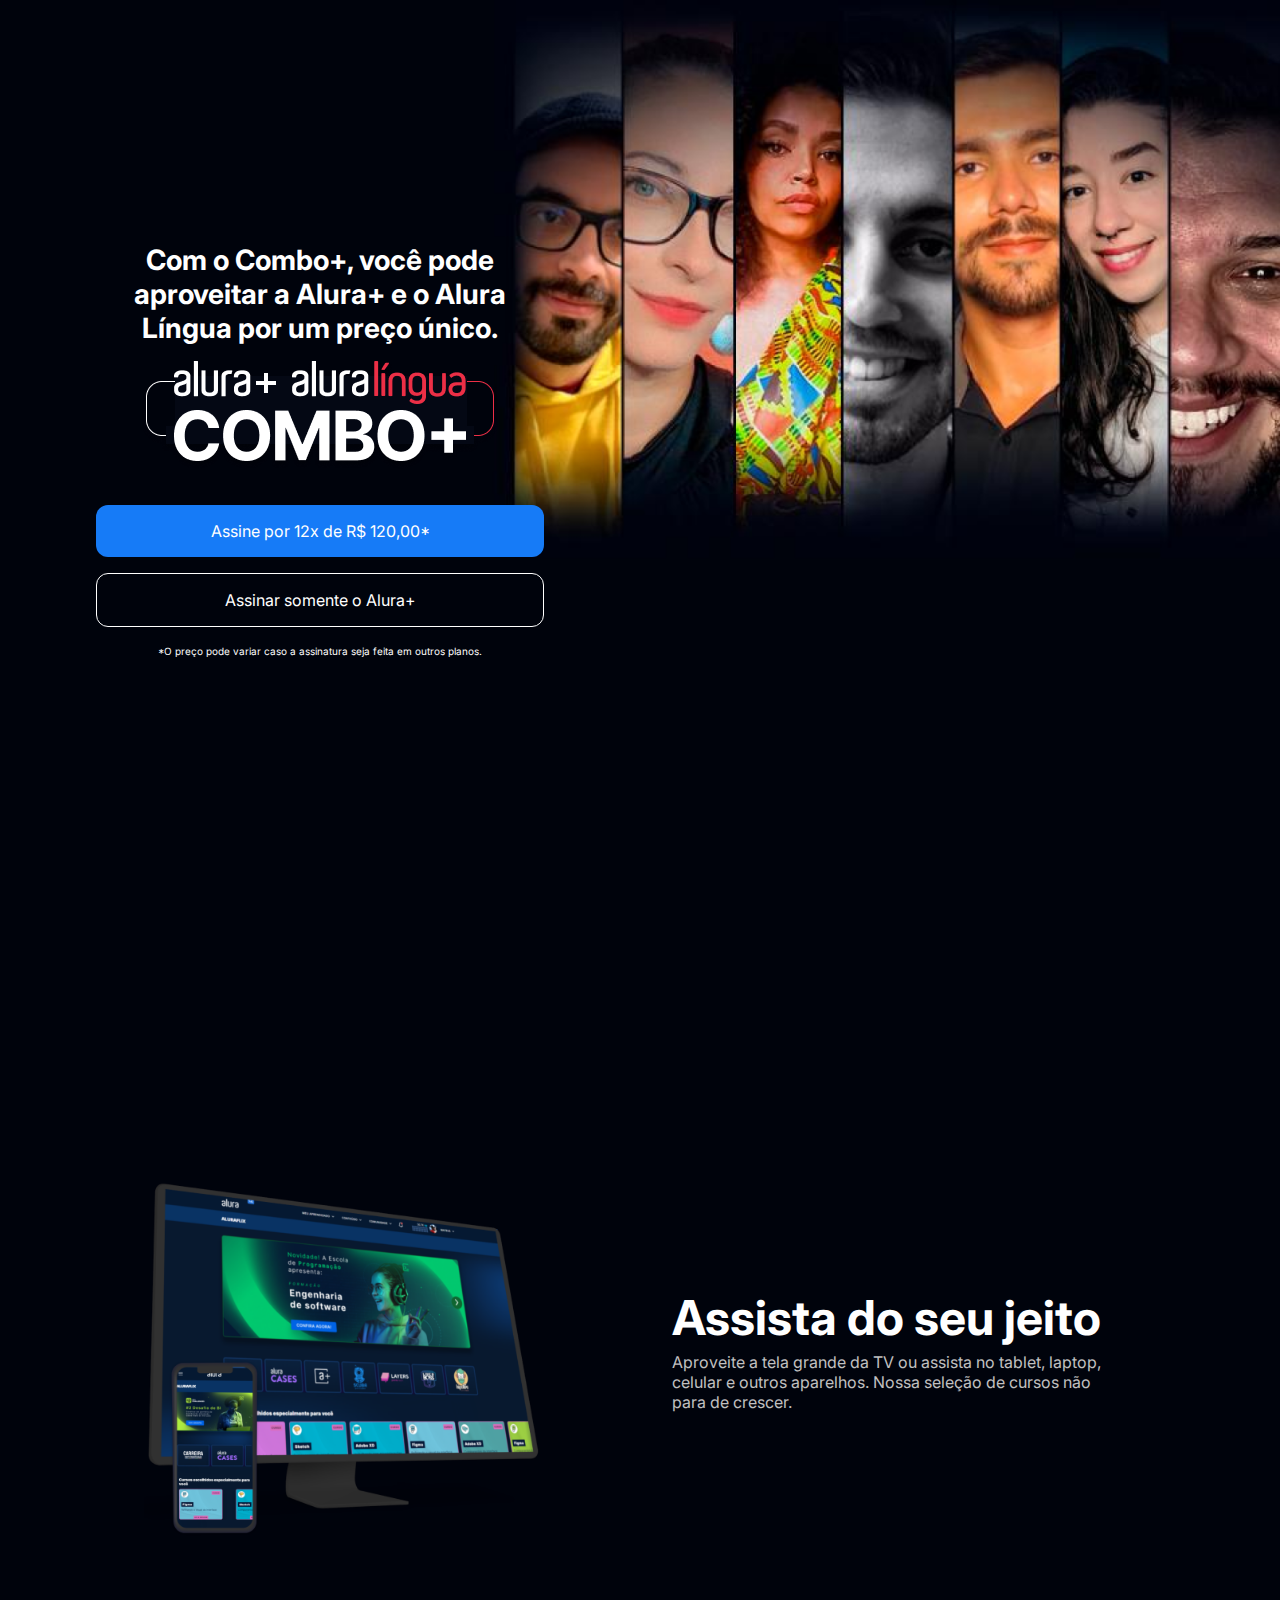
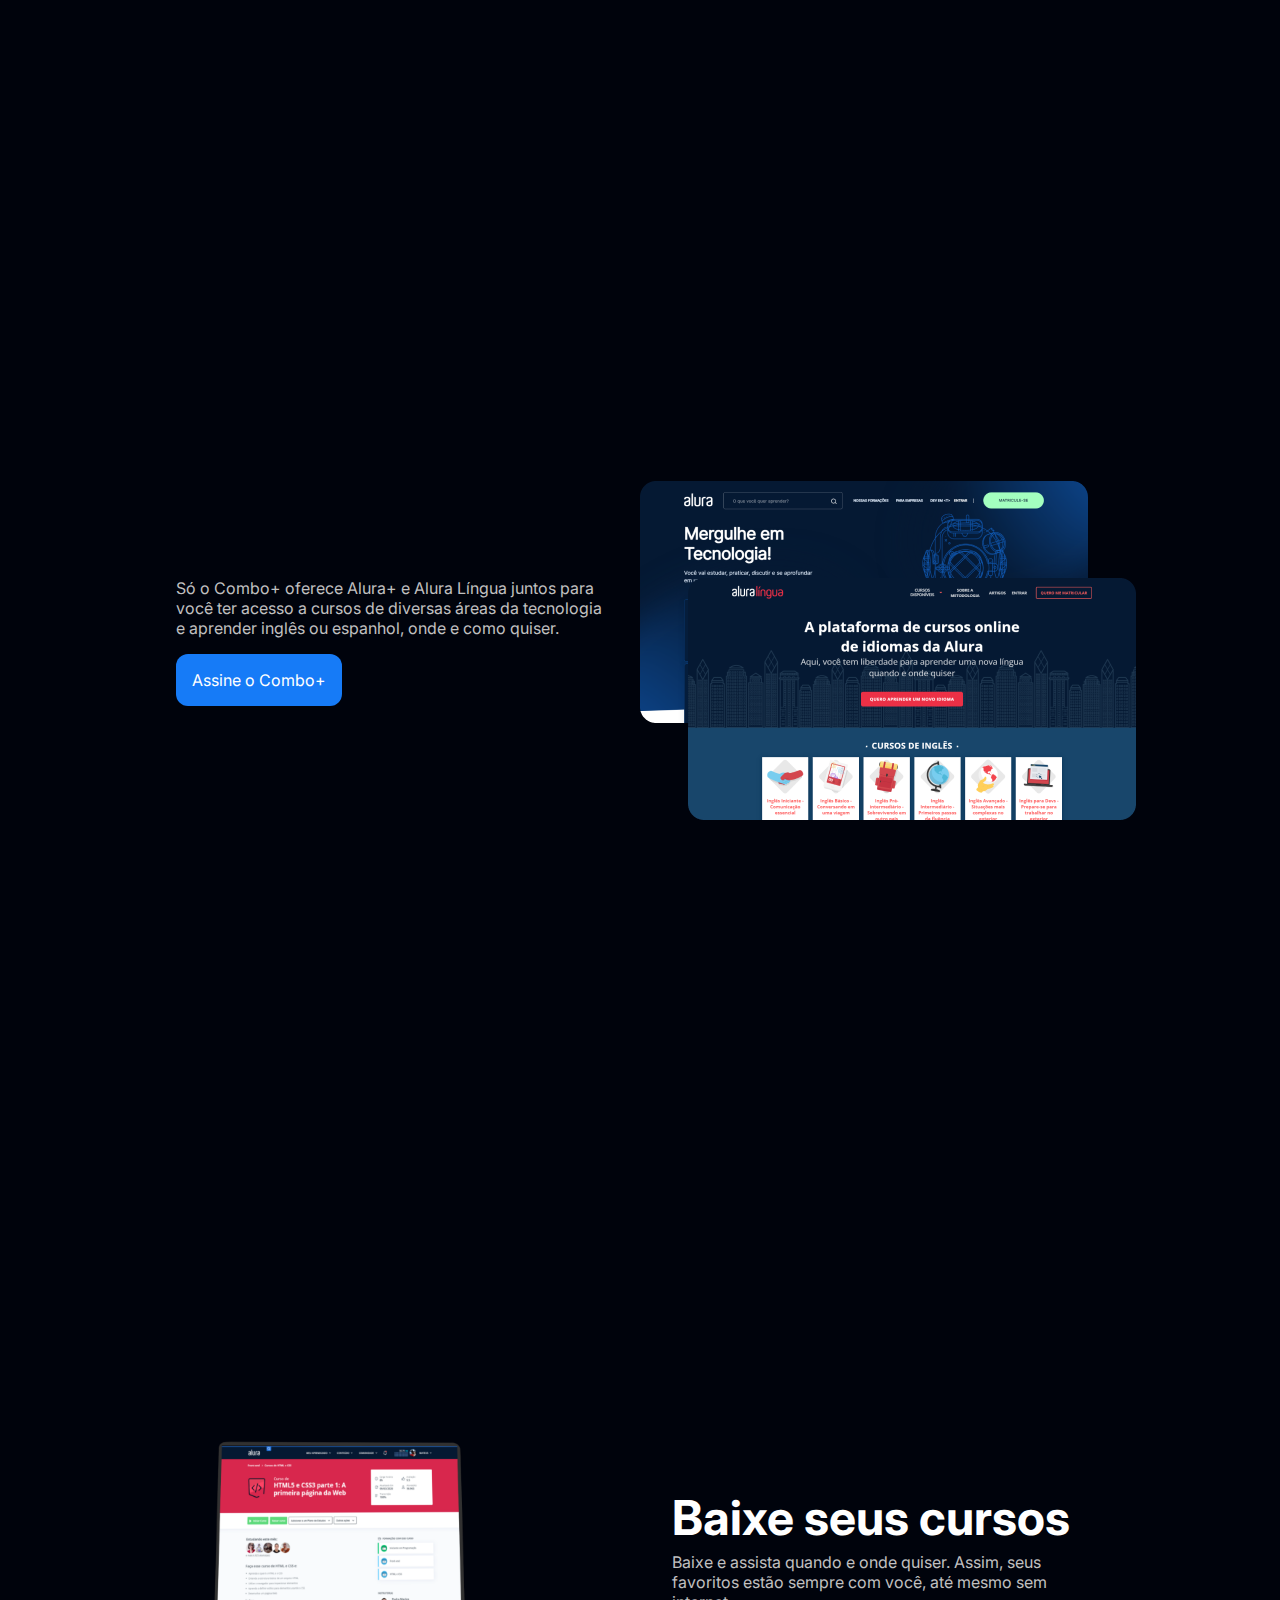
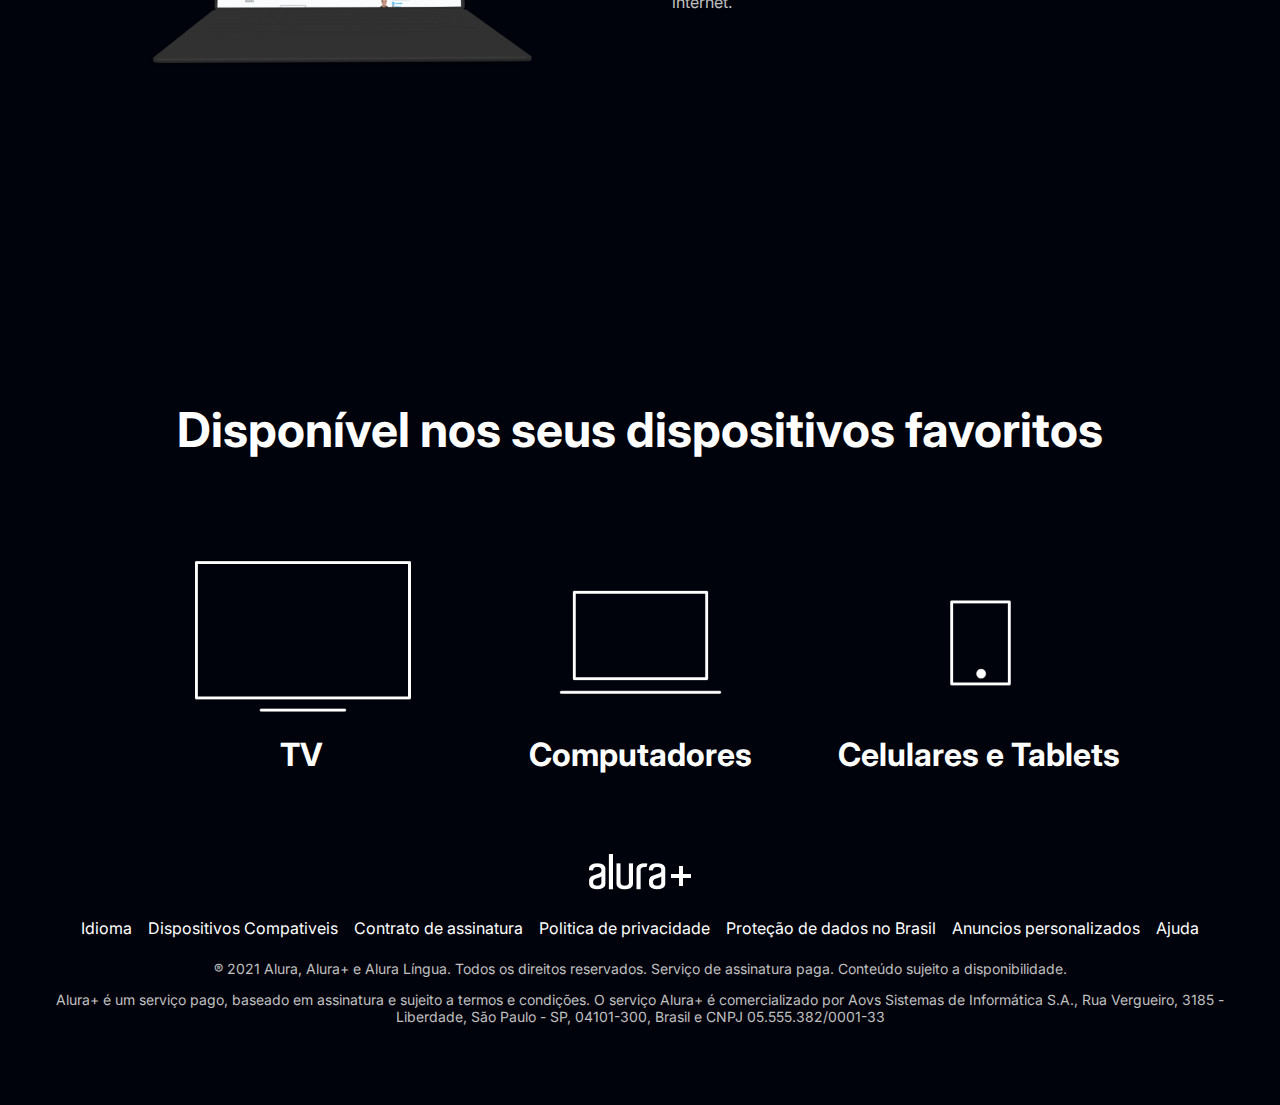
<file: index.html>
<!DOCTYPE html>
<html lang="pt-br">
<head>
    <meta charset="UTF-8">
    <meta http-equiv="X-UA-Compatible" content="IE=edge">
    <link rel="stylesheet" href="style.css">
    <meta name="viewport" content="width=device-width, initial-scale=1.0">
    <link rel="preconnect" href="https://fonts.googleapis.com">
    <link rel="preconnect" href="https://fonts.gstatic.com" crossorigin>
    <link href="https://fonts.googleapis.com/css2?family=Inter:wght@400;700&display=swap" rel="stylesheet">
    <title>Alura plus</title>
</head>
<body>
    <section class="container principal">
        <div class="container__caixa">
            <h1 class="container__titulo">Com o Combo+, você pode aproveitar a Alura+ e o Alura Língua por um preço único.</h1>
            <img class="container__imagem" src="img/Combo.png" alt="Combo Alura Plus, a junção do Alura+ e o Alura Lingua">
            <a href="www.alura.com.br" class="container__botao">Assine por 12x de R$ 120,00*</a>
            <a href="www.alura.com.br" class="container__botao botao__secundario">Assinar somente o Alura+</a>
            <p class="container__aviso"><small>*O preço pode variar caso a assinatura seja feita em outros planos.</small></p>
        </div>
    </section>
  
    <section class="container secundario">
        <img src="img/Plataformas.png" alt="O Alura Plus funcionando no pc e no celular" class="secundario__imagem">
        <div class="container__descricao">
            <h2 class="descricao__titulo">Assista do seu jeito</h2>
            <p class="descricao__texto">Aproveite a tela grande da TV ou assista no tablet, laptop, celular e outros aparelhos. Nossa seleção de cursos não para de crescer.</p>
        </div>
    </section>

    <section class="container secundario">
        <div class="container__descricao">
            <p class="descricao__texto">Só o Combo+ oferece Alura+ e Alura Língua juntos para você ter acesso a cursos de diversas áreas da tecnologia e aprender inglês ou espanhol, onde e como quiser.</p>
            <a href="www.alura.com.br" class="container__botao secundario__botao">Assine o Combo+</a>
        </div>
        <img src="img/Telas.png" alt="Tela do Alura Plus e do Alura Lingua uma sobre a outra">
    </section>

    <section class="container secundario">
        <img src="img/Notebook.png" alt="Notebook com a página do curso HTML5 e CSS3 da Alura aberta" class="terciario__imagem">
      <div class="container__descricao">
            <h2 class="descricao__terciario">Baixe seus cursos</h2>
            <p class="texto__terciario">Baixe e assista quando e onde quiser. Assim, seus favoritos estão sempre com você, até mesmo sem internet.</p>
        </div>
    </section>

    <section class="dispositivos">
        <h2 class="titulo__dispositivos">Disponível nos seus dispositivos favoritos</h2>
        <div>
            <ul class="dispositivos__lista">
                <li class="dispositivos__tv">
                    <img src="img/tv.png" alt="Formato Tv em branco com fundo preto">
                    <h3 class="dispositivos__descricao">TV</h3>
                </li>
                <li class="dispositivos__computador">
                    <img src="img/computador.png" alt="Formato de um Computador com fundo preto">
                    <h3 class="dispositivos__descricao">Computadores</h3>
                </li>
                <li class="dispositivos__celularesetablets">
                    <img src="img/celular.png" alt="Formato de Celular e Tablet com fundo preto">
                    <h3 class="dispositivos__descricao">Celulares e Tablets</h3>
                </li>
            </ul>
        </div>
    </section>

    <footer class="rodape">
        <img src="img/Logo.png" alt="Logo Alura+" class="rodape__logo">
        <ul class="rodape__lista">
            <li class="lista__link"><a href="#">Idioma</a></li>
            <li class="lista__link"><a href="#">Dispositivos Compativeis</a></li>
            <li class="lista__link"><a href="#">Contrato de assinatura</a></li>
            <li class="lista__link"><a href="#">Politica de privacidade</a></li>
            <li class="lista__link"><a href="#">Proteção de dados no Brasil</a></li>
            <li class="lista__link"><a href="#">Anuncios personalizados</a></li>
            <li class="lista__link"><a href="#">Ajuda</a></li>
        </ul>
        <p class="rodape_texto">® 2021 Alura, Alura+ e Alura Língua. Todos os direitos reservados. Serviço de assinatura paga. Conteúdo sujeito a disponibilidade.</p>
        <p class="rodape_texto">Alura+ é um serviço pago, baseado em assinatura e sujeito a termos e condições. O serviço Alura+ é comercializado por Aovs Sistemas de Informática S.A., Rua Vergueiro, 3185 - Liberdade, São Paulo - SP, 04101-300, Brasil e CNPJ 05.555.382/0001-33</p>

    </footer>
</body>
</html>
</file>
<file: style.css>
*{
    margin: 0;
    padding: 0;
}
:root {
    --branco-principal: #FFFFFF;
    --cinza-secundario: #C0C0C0;
    --botao-azul: #167BF7;
    --cor-de-fundo: #00030C;
    --fonte-principal: 'Inter';
    --botao-azul-efeito: #76d2f7;
    --botao-azul-ativo-amarelo: yellow;
}

body {
    background-color: var(--cor-de-fundo);
    color: var(--branco-principal);
    font-family: var(--fonte-principal);
    font-size: 16px;
    font-weight: 400;
}
h1 {
    color: var(--branco-principal);
}
.principal {
    background-image: url("img/Background.png");
    background-repeat: no-repeat;
    background-size: contain;
    align-items: center;
    text-align: center;
}
.container {
    height: 100vh;
    display: grid;
    grid-template-columns: 50% 50%;
}
.container__botao{
    background-color: var(--botao-azul);
    border-radius: 12px;
    padding: 1em;
    color: var(--branco-principal);
    display: block;
    text-decoration: none;
    margin-bottom: 1em;
}
.container__botao:hover {
    color: var(--cor-de-fundo);
    background-color: var(--botao-azul-efeito);
}
.container__botao:active {
    background-color: var(--botao-azul-ativo-amarelo);
}
.container__titulo {
    font-weight: 700;
    font-size: 28px;
}
.botao__secundario {
    background-color: unset;
    border: 1px solid var(--branco-principal);
}
.container__aviso {
    color: var(--branco-principal);
    font-size: 12px;
}
.container__imagem, .terceira__imagem {
    margin: 1em 0 2em 0;
}
.container__caixa {
    margin: 0 6em;
}
.secundario__imagem, .terciario__imagem {
    width: 80%;
}
.secundario {
    align-items: center;
    margin: 0 9em;
}
.descricao__titulo, .descricao__terciario {
    font-weight: 700;
    font-size: 48px;
    color: var(--branco-principal);
    margin-bottom: 0.1em;
}
.descricao__texto, .texto__terciario {
    color: var(--cinza-secundario);
}
.secundario__botao {
    margin-top: 1em;
    display: inline-block;
    text-align: center;
}
.container__descricao {
    padding: 2em;
}
.container__terciario {
    margin: 0 9em;
}
.titulo__dispositivos {
    text-align: center;
    color: var(--branco-principal);
    font-weight: 700;
    font-size: 48px;
}
.dispositivos__lista {
    display: flex;
    justify-content: center;
    list-style-type: none;
    margin: 5em 0;
}
.dispositivos__descricao {
    text-align: center;
    font-weight: 700;
    font-size: 32px;
}
.rodape {
    text-align: center;
    margin: 5em 3em;

}
.rodape__lista {
    display: flex;
    justify-content: center;
    list-style-type: none;

}
.lista__link {
    margin-top: 1em;
    padding: 0.5em;
    font-size: 16px;
    font-weight: 400; 
}
.lista__link a {
    color: var(--branco-principal);
    text-decoration: none;
}
.lista__link a:hover {
    color: var(--botao-azul);
}
.lista__link a:active {
    color: yellow;
}
.rodape__texto {
    text-align: center;
}
.rodape_texto {
    font-size: 14px;
    color: var(--cinza-secundario);
    font-weight: 400;
    text-align: center;
    margin: 1em 0;

}
</file>
